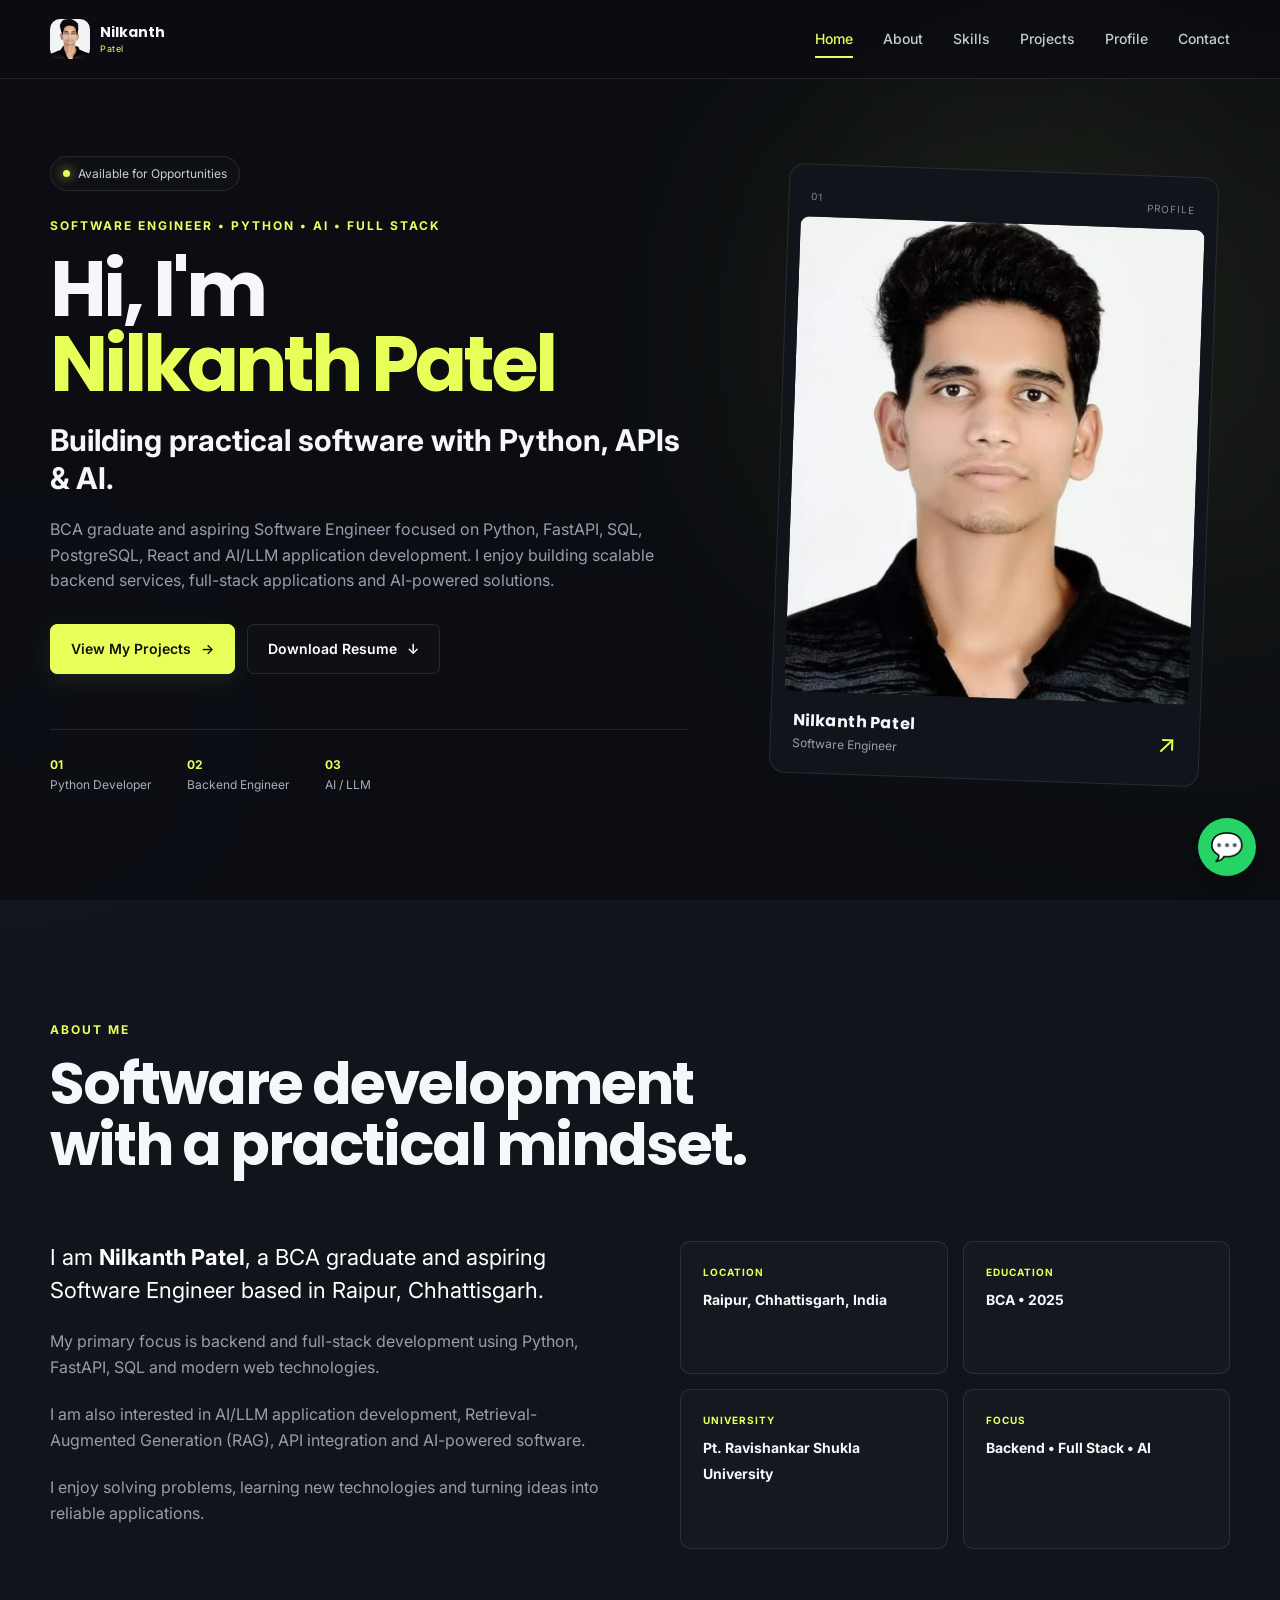
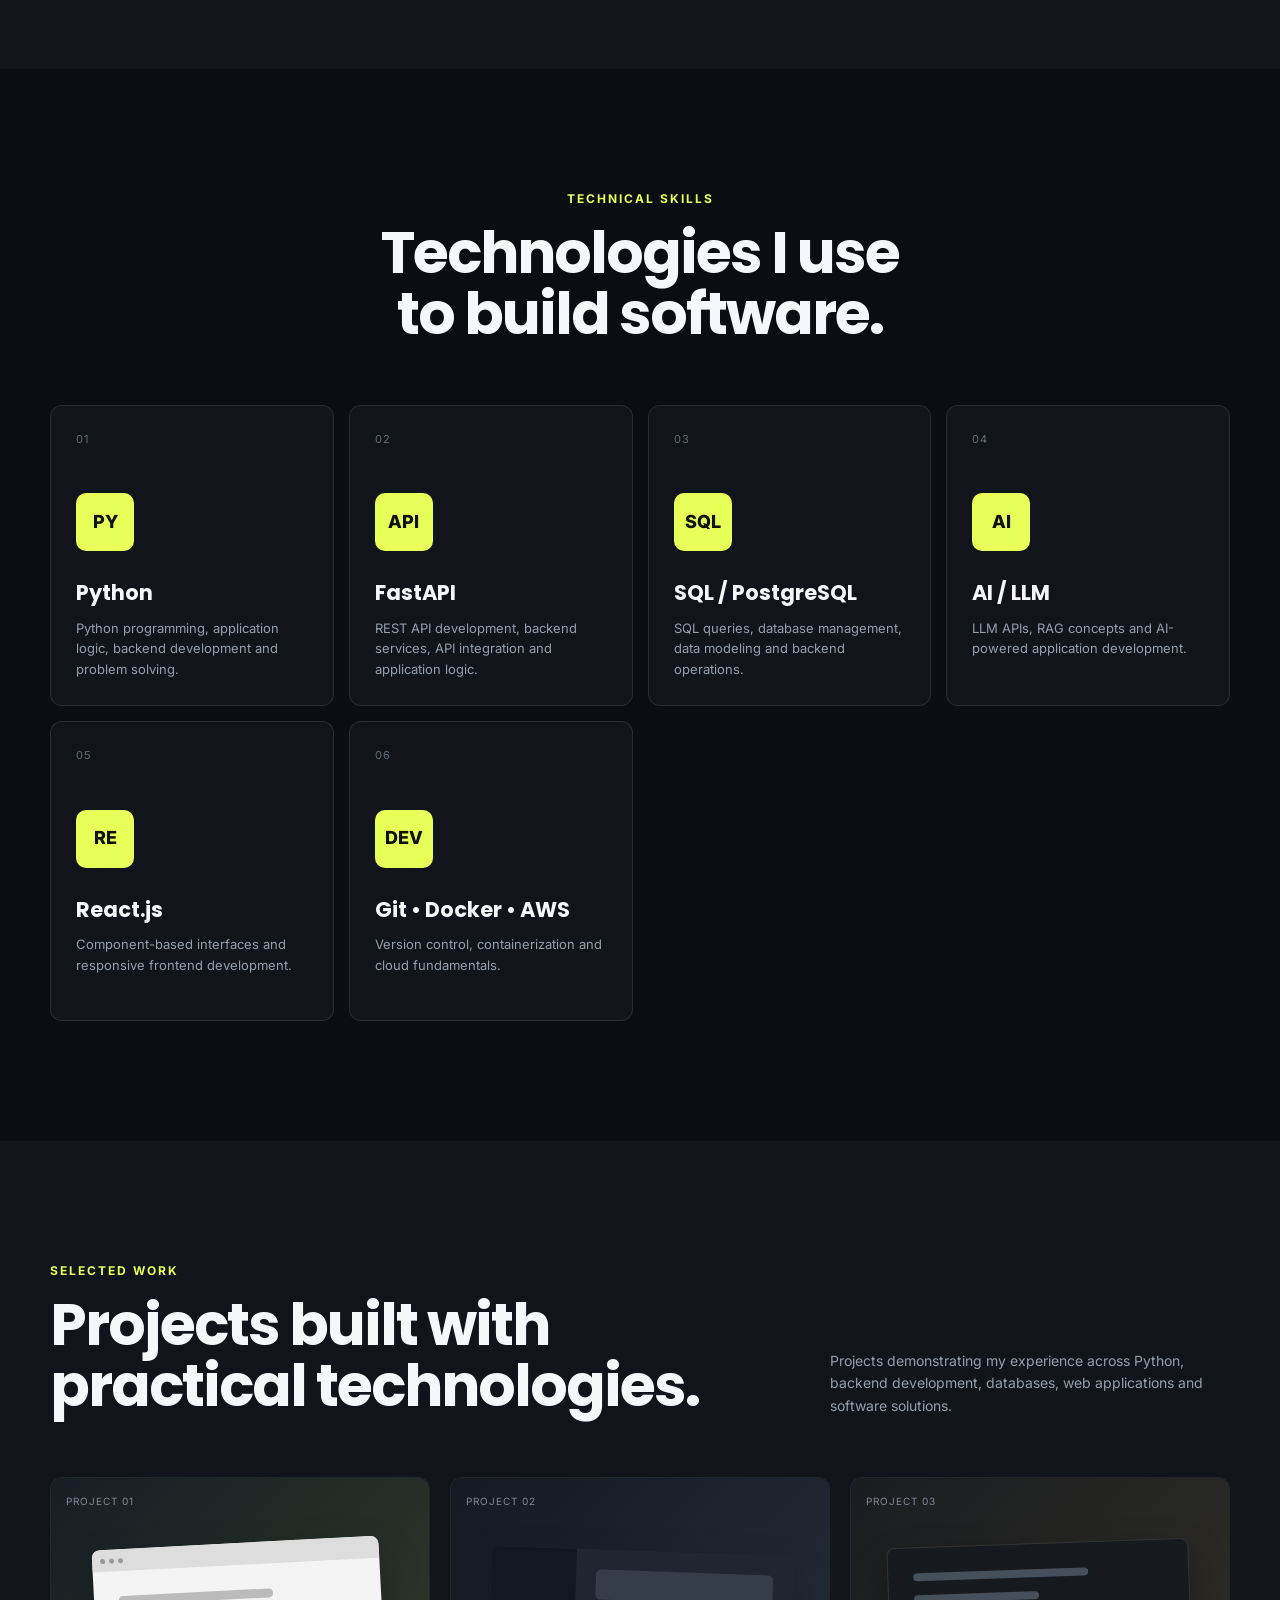
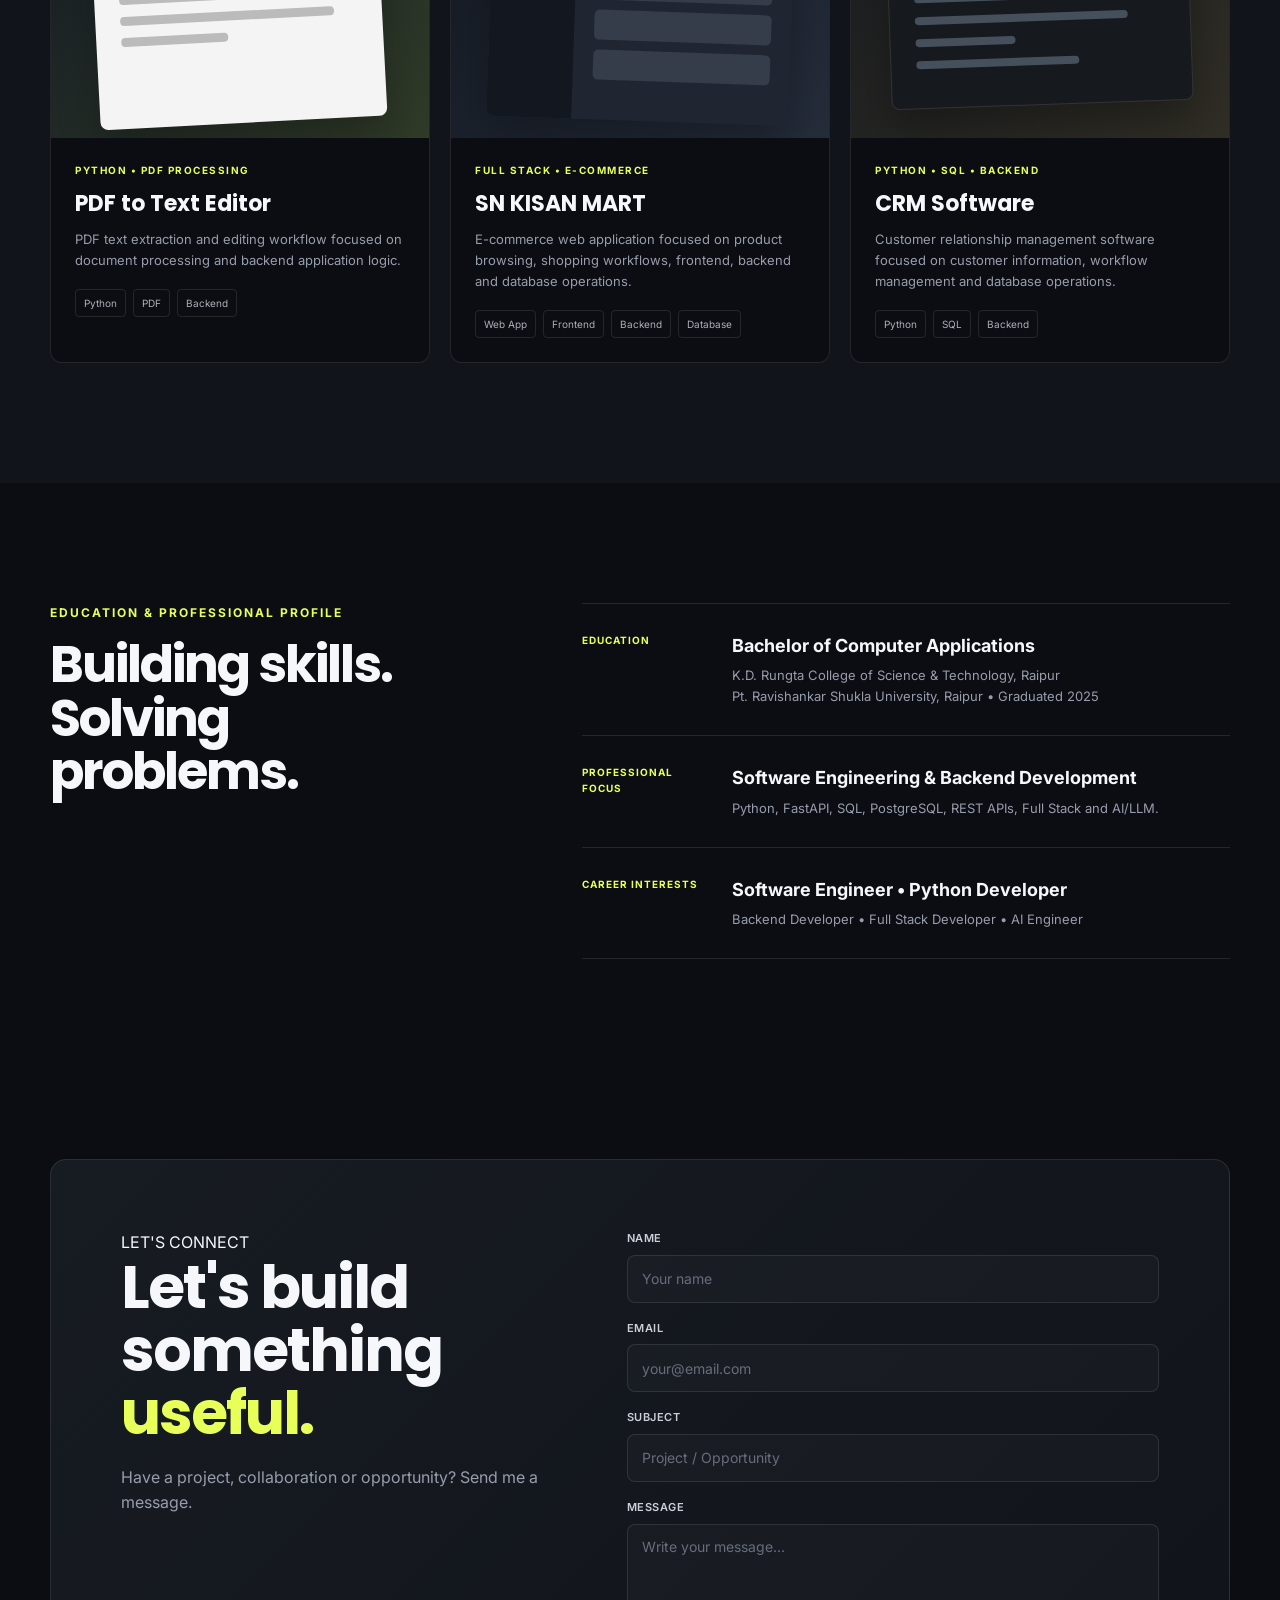
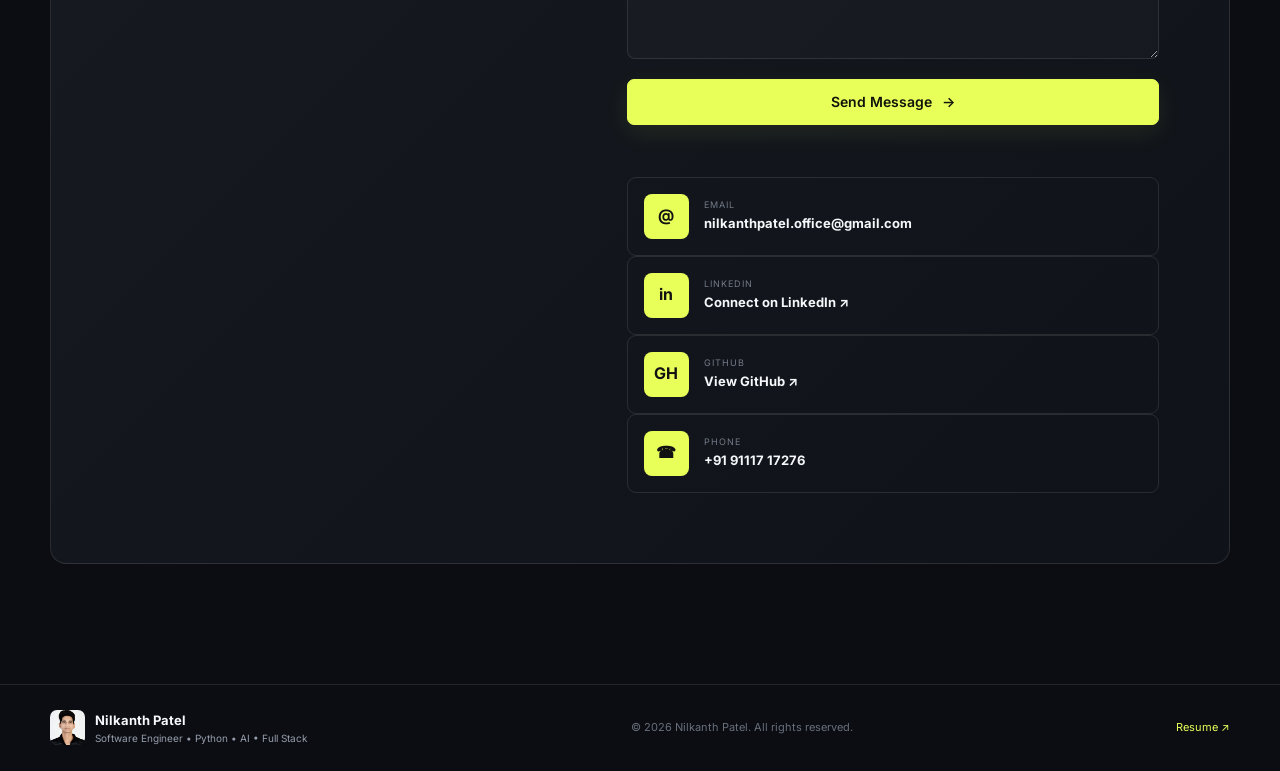
<file: index.html>
<!DOCTYPE html>
<html lang="en">
<head>
    <meta charset="UTF-8">

    <meta
        name="viewport"
        content="width=device-width, initial-scale=1.0"
    >

    <meta
        name="description"
        content="Nilkanth Patel - Software Engineer specializing in Python, FastAPI, SQL, AI/LLM, RAG and Full Stack Development."
    >

    <meta name="author" content="Nilkanth Patel">

    <title>
        Nilkanth Patel | Software Engineer | Python • FastAPI • AI
    </title>

    <link rel="stylesheet" href="style.css">

    <link
        href="https://fonts.googleapis.com/css2?family=Inter:wght@400;500;600;700;800&family=Poppins:wght@500;600;700;800&display=swap"
        rel="stylesheet"
    >
</head>

<body>

<!-- ================= NAVBAR ================= -->

<header class="navbar">

    <div class="container nav-container">

        <a href="#home" class="logo">

            <div class="logo-image">
                <img
                    src="Screenshot_2026-09-07-18-10-45-89_a23b203fd3aafc6dcb84e438dda678b6.jpg"
                    alt="Nilkanth Patel"
                >
            </div>

            <div>
                <span>Nilkanth</span>
                <small>Patel</small>
            </div>

        </a>

        <button
            class="menu-toggle"
            id="menuToggle"
            aria-label="Open navigation menu"
            aria-expanded="false"
        >
            ☰
        </button>

        <nav id="navMenu">
            <a href="#home">Home</a>
            <a href="#about">About</a>
            <a href="#skills">Skills</a>
            <a href="#projects">Projects</a>
            <a href="#profile">Profile</a>
            <a href="#contact">Contact</a>
        </nav>

    </div>

</header>


<!-- ================= HERO ================= -->

<section id="home" class="hero">

    <div class="container hero-container">

        <div class="hero-content">

            <div class="status">
                <span></span>
                Available for Opportunities
            </div>

            <p class="eyebrow">
                SOFTWARE ENGINEER • PYTHON • AI • FULL STACK
            </p>

            <h1>
                Hi, I'm
                <span>Nilkanth Patel</span>
            </h1>

            <h2>
                Building practical software
                with Python, APIs & AI.
            </h2>

            <p class="hero-description">
                BCA graduate and aspiring Software Engineer focused on
                Python, FastAPI, SQL, PostgreSQL, React and AI/LLM
                application development. I enjoy building scalable
                backend services, full-stack applications and
                AI-powered solutions.
            </p>

            <div class="hero-buttons">

                <a
                    href="#projects"
                    class="btn btn-primary"
                >
                    View My Projects
                    <span>→</span>
                </a>

                <a
                    href="Nilkanth_Patel_Software_Engineer_Resume.pdf"
                    class="btn btn-outline"
                    target="_blank"
                    rel="noopener noreferrer"
                >
                    Download Resume
                    <span>↓</span>
                </a>

            </div>

            <div class="quick-info">

                <div>
                    <strong>01</strong>
                    <span>Python Developer</span>
                </div>

                <div>
                    <strong>02</strong>
                    <span>Backend Engineer</span>
                </div>

                <div>
                    <strong>03</strong>
                    <span>AI / LLM</span>
                </div>

            </div>

        </div>


        <div class="hero-image-wrapper">

            <div class="image-glow"></div>

            <div class="profile-card">

                <div class="profile-top">
                    <span>01</span>
                    <span>PROFILE</span>
                </div>

                <img
                    src="Screenshot_2026-09-07-18-10-45-89_a23b203fd3aafc6dcb84e438dda678b6.jpg"
                    alt="Nilkanth Patel - Software Engineer"
                    class="profile-image"
                >

                <div class="profile-bottom">

                    <div>
                        <strong>Nilkanth Patel</strong>
                        <span>Software Engineer</span>
                    </div>

                    <span class="arrow">↗</span>

                </div>

            </div>

        </div>

    </div>

</section>


<!-- ================= ABOUT ================= -->

<section id="about" class="section about">

    <div class="container">

        <div class="section-heading">

            <p>ABOUT ME</p>

            <h2>
                Software development
                <br>
                with a practical mindset.
            </h2>

        </div>

        <div class="about-grid">

            <div class="about-text">

                <p class="large-text">
                    I am <strong>Nilkanth Patel</strong>,
                    a BCA graduate and aspiring Software Engineer
                    based in Raipur, Chhattisgarh.
                </p>

                <p>
                    My primary focus is backend and full-stack
                    development using Python, FastAPI, SQL and
                    modern web technologies.
                </p>

                <p>
                    I am also interested in AI/LLM application
                    development, Retrieval-Augmented Generation
                    (RAG), API integration and AI-powered software.
                </p>

                <p>
                    I enjoy solving problems, learning new
                    technologies and turning ideas into reliable
                    applications.
                </p>

            </div>

            <div class="about-details">

                <div class="detail-box">
                    <span>LOCATION</span>
                    <strong>Raipur, Chhattisgarh, India</strong>
                </div>

                <div class="detail-box">
                    <span>EDUCATION</span>
                    <strong>BCA • 2025</strong>
                </div>

                <div class="detail-box">
                    <span>UNIVERSITY</span>
                    <strong>
                        Pt. Ravishankar Shukla University
                    </strong>
                </div>

                <div class="detail-box">
                    <span>FOCUS</span>
                    <strong>
                        Backend • Full Stack • AI
                    </strong>
                </div>

            </div>

        </div>

    </div>

</section>


<!-- ================= SKILLS ================= -->

<section id="skills" class="section skills-section">

    <div class="container">

        <div class="section-heading center">

            <p>TECHNICAL SKILLS</p>

            <h2>
                Technologies I use
                <br>
                to build software.
            </h2>

        </div>

        <div class="skills-grid">

            <div class="skill-card">
                <div class="skill-number">01</div>
                <div class="skill-icon">PY</div>
                <h3>Python</h3>
                <p>
                    Python programming, application logic,
                    backend development and problem solving.
                </p>
            </div>

            <div class="skill-card">
                <div class="skill-number">02</div>
                <div class="skill-icon">API</div>
                <h3>FastAPI</h3>
                <p>
                    REST API development, backend services,
                    API integration and application logic.
                </p>
            </div>

            <div class="skill-card">
                <div class="skill-number">03</div>
                <div class="skill-icon">SQL</div>
                <h3>SQL / PostgreSQL</h3>
                <p>
                    SQL queries, database management,
                    data modeling and backend operations.
                </p>
            </div>

            <div class="skill-card">
                <div class="skill-number">04</div>
                <div class="skill-icon">AI</div>
                <h3>AI / LLM</h3>
                <p>
                    LLM APIs, RAG concepts and
                    AI-powered application development.
                </p>
            </div>

            <div class="skill-card">
                <div class="skill-number">05</div>
                <div class="skill-icon">RE</div>
                <h3>React.js</h3>
                <p>
                    Component-based interfaces and
                    responsive frontend development.
                </p>
            </div>

            <div class="skill-card">
                <div class="skill-number">06</div>
                <div class="skill-icon">DEV</div>
                <h3>Git • Docker • AWS</h3>
                <p>
                    Version control, containerization
                    and cloud fundamentals.
                </p>
            </div>

        </div>

    </div>

</section>


<!-- ================= PROJECTS ================= -->

<section id="projects" class="section projects-section">

    <div class="container">

        <div class="projects-heading">

            <div class="section-heading">

                <p>SELECTED WORK</p>

                <h2>
                    Projects built with
                    <br>
                    practical technologies.
                </h2>

            </div>

            <p>
                Projects demonstrating my experience across
                Python, backend development, databases,
                web applications and software solutions.
            </p>

        </div>

        <div class="projects-grid">

            <article class="project-card">

                <div class="project-image project-one">

                    <span>PROJECT 01</span>

                    <div class="browser-ui">

                        <div class="browser-bar">
                            <i></i>
                            <i></i>
                            <i></i>
                        </div>

                        <div class="mock-content">
                            <div></div>
                            <div></div>
                            <div></div>
                        </div>

                    </div>

                </div>

                <div class="project-content">

                    <p class="project-type">
                        PYTHON • PDF PROCESSING
                    </p>

                    <h3>
                        PDF to Text Editor
                    </h3>

                    <p>
                        PDF text extraction and editing workflow
                        focused on document processing and
                        backend application logic.
                    </p>

                    <div class="tags">
                        <span>Python</span>
                        <span>PDF</span>
                        <span>Backend</span>
                    </div>

                </div>

            </article>


            <article class="project-card">

                <div class="project-image project-two">

                    <span>PROJECT 02</span>

                    <div class="dashboard-mock">

                        <div class="dash-sidebar"></div>

                        <div class="dash-main">
                            <div class="dash-row"></div>
                            <div class="dash-row"></div>
                            <div class="dash-row"></div>
                        </div>

                    </div>

                </div>

                <div class="project-content">

                    <p class="project-type">
                        FULL STACK • E-COMMERCE
                    </p>

                    <h3>
                        SN KISAN MART
                    </h3>

                    <p>
                        E-commerce web application focused on
                        product browsing, shopping workflows,
                        frontend, backend and database operations.
                    </p>

                    <div class="tags">
                        <span>Web App</span>
                        <span>Frontend</span>
                        <span>Backend</span>
                        <span>Database</span>
                    </div>

                </div>

            </article>


            <article class="project-card">

                <div class="project-image project-three">

                    <span>PROJECT 03</span>

                    <div class="editor-mock">

                        <div class="code-line"></div>
                        <div class="code-line"></div>
                        <div class="code-line"></div>
                        <div class="code-line"></div>
                        <div class="code-line"></div>

                    </div>

                </div>

                <div class="project-content">

                    <p class="project-type">
                        PYTHON • SQL • BACKEND
                    </p>

                    <h3>
                        CRM Software
                    </h3>

                    <p>
                        Customer relationship management software
                        focused on customer information, workflow
                        management and database operations.
                    </p>

                    <div class="tags">
                        <span>Python</span>
                        <span>SQL</span>
                        <span>Backend</span>
                    </div>

                </div>

            </article>

        </div>

    </div>

</section>


<!-- ================= PROFILE ================= -->

<section id="profile" class="section profile-section">

    <div class="container">

        <div class="profile-grid">

            <div>

                <p class="eyebrow">
                    EDUCATION & PROFESSIONAL PROFILE
                </p>

                <h2>
                    Building skills.
                    <br>
                    Solving problems.
                </h2>

            </div>

            <div class="profile-list">

                <div class="profile-item">

                    <span>EDUCATION</span>

                    <div>

                        <h3>
                            Bachelor of Computer Applications
                        </h3>

                        <p>
                            K.D. Rungta College of Science &
                            Technology, Raipur
                        </p>

                        <p>
                            Pt. Ravishankar Shukla University,
                            Raipur • Graduated 2025
                        </p>

                    </div>

                </div>

                <div class="profile-item">

                    <span>PROFESSIONAL FOCUS</span>

                    <div>

                        <h3>
                            Software Engineering & Backend Development
                        </h3>

                        <p>
                            Python, FastAPI, SQL, PostgreSQL,
                            REST APIs, Full Stack and AI/LLM.
                        </p>

                    </div>

                </div>

                <div class="profile-item">

                    <span>CAREER INTERESTS</span>

                    <div>

                        <h3>
                            Software Engineer • Python Developer
                        </h3>

                        <p>
                            Backend Developer • Full Stack Developer
                            • AI Engineer
                        </p>

                    </div>

                </div>

            </div>

        </div>

    </div>

</section>


<!-- ================= CONTACT ================= -->

<section id="contact" class="section contact-section">

    <div class="container">

        <div class="contact-box">

            <div class="contact-heading">

                <p>LET'S CONNECT</p>

                <h2>
                    Let's build something
                    <span>useful.</span>
                </h2>

                <p>
                    Have a project, collaboration or opportunity?
                    Send me a message.
                </p>

            </div>


            <div class="contact-details">

                <form
                    id="contactForm"
                    class="contact-form"
                >

                    <div class="form-group">

                        <label for="name">
                            NAME
                        </label>

                        <input
                            type="text"
                            id="name"
                            name="name"
                            placeholder="Your name"
                            required
                        >

                    </div>


                    <div class="form-group">

                        <label for="email">
                            EMAIL
                        </label>

                        <input
                            type="email"
                            id="email"
                            name="email"
                            placeholder="your@email.com"
                            required
                        >

                    </div>


                    <div class="form-group">

                        <label for="subject">
                            SUBJECT
                        </label>

                        <input
                            type="text"
                            id="subject"
                            name="subject"
                            placeholder="Project / Opportunity"
                        >

                    </div>


                    <div class="form-group">

                        <label for="message">
                            MESSAGE
                        </label>

                        <textarea
                            id="message"
                            name="message"
                            rows="5"
                            placeholder="Write your message..."
                            required
                        ></textarea>

                    </div>


                    <button
                        type="submit"
                        class="btn btn-primary"
                        id="submitBtn"
                    >
                        Send Message
                        <span>→</span>
                    </button>


                    <p
                        id="formMessage"
                        class="form-message"
                    ></p>

                </form>


                <div class="social-links">

                    <a
                        href="mailto:nilkanthpatel.office@gmail.com"
                        class="contact-item"
                    >
                        <span class="contact-icon">@</span>

                        <div>
                            <small>EMAIL</small>
                            <strong>
                                nilkanthpatel.office@gmail.com
                            </strong>
                        </div>
                    </a>


                    <a
                        href="https://www.linkedin.com/in/nilkanth-patel-softwaredevloper"
                        target="_blank"
                        rel="noopener noreferrer"
                        class="contact-item"
                    >
                        <span class="contact-icon">in</span>

                        <div>
                            <small>LINKEDIN</small>
                            <strong>
                                Connect on LinkedIn ↗
                            </strong>
                        </div>
                    </a>


                    <a
                        href="https://github.com/36codehub-gif/nilkanth-portfolio"
                        target="_blank"
                        rel="noopener noreferrer"
                        class="contact-item"
                    >
                        <span class="contact-icon">GH</span>

                        <div>
                            <small>GITHUB</small>
                            <strong>
                                View GitHub ↗
                            </strong>
                        </div>
                    </a>


                    <a
                        href="tel:+919111717276"
                        class="contact-item"
                    >
                        <span class="contact-icon">☎</span>

                        <div>
                            <small>PHONE</small>
                            <strong>
                                +91 91117 17276
                            </strong>
                        </div>
                    </a>

                </div>

            </div>

        </div>

    </div>

</section>


<!-- ================= FOOTER ================= -->

<footer>

    <div class="container footer-container">

        <div class="footer-logo">

            <img
                src="Screenshot_2026-09-07-18-10-45-89_a23b203fd3aafc6dcb84e438dda678b6.jpg"
                alt="Nilkanth Patel"
            >

            <div>

                <strong>
                    Nilkanth Patel
                </strong>

                <span>
                    Software Engineer • Python • AI • Full Stack
                </span>

            </div>

        </div>


        <p>
            © <span id="year"></span>
            Nilkanth Patel. All rights reserved.
        </p>


        <a
            href="resume/Nilkanth-Patel-Resume.pdf"
            target="_blank"
            rel="noopener noreferrer"
            class="back-top"
        >
            Resume ↗
        </a>

    </div>

</footer>


<script src="script.js"></script>
    <!-- WhatsApp Floating Button -->
<a
  href="https://wa.me/919111717276?text=Hello%20Nilkanth%2C%20I%20visited%20your%20portfolio%20and%20would%20like%20to%20connect."
  class="whatsapp-float"
  target="_blank"
  rel="noopener noreferrer"
  aria-label="Chat with Nilkanth on WhatsApp"
>
  <span>💬</span>
</a>

</body>
</html>
</file>
<file: style.css>
:root {
    --bg: #0b0d12;
    --surface: #11141b;
    --surface-2: #171b23;
    --text: #f5f7fa;
    --muted: #969eac;
    --border: rgba(255, 255, 255, 0.1);

    --accent: #e8ff5a;
    --accent-dark: #c9df35;

    --success: #65e6a5;
    --danger: #ff7070;

    --max-width: 1180px;
}


/* ==================================================
   RESET
================================================== */

* {
    margin: 0;
    padding: 0;
    box-sizing: border-box;
}

html {
    scroll-behavior: smooth;
    scroll-padding-top: 90px;
}

body {
    font-family: "Inter", sans-serif;
    background: var(--bg);
    color: var(--text);
    line-height: 1.6;
    overflow-x: hidden;
}

body,
button,
input,
textarea {
    -webkit-font-smoothing: antialiased;
}

a {
    color: inherit;
    text-decoration: none;
}

img {
    max-width: 100%;
    display: block;
}

button,
input,
textarea {
    font-family: inherit;
}

button {
    cursor: pointer;
}

button:disabled {
    cursor: not-allowed;
    opacity: 0.6;
}


/* ==================================================
   SELECTION
================================================== */

::selection {
    background: var(--accent);
    color: #10130a;
}


/* ==================================================
   SCROLLBAR
================================================== */

::-webkit-scrollbar {
    width: 8px;
}

::-webkit-scrollbar-track {
    background: var(--bg);
}

::-webkit-scrollbar-thumb {
    background: #303641;
    border-radius: 20px;
}

::-webkit-scrollbar-thumb:hover {
    background: var(--accent);
}


/* ==================================================
   CONTAINER
================================================== */

.container {
    width: min(
        calc(100% - 40px),
        var(--max-width)
    );

    margin: 0 auto;
}


/* ==================================================
   NAVBAR
================================================== */

.navbar {
    position: fixed;
    top: 0;
    left: 0;

    width: 100%;

    z-index: 1000;

    background:
        rgba(11, 13, 18, 0.82);

    backdrop-filter: blur(18px);
    -webkit-backdrop-filter: blur(18px);

    border-bottom:
        1px solid var(--border);
}

.nav-container {
    height: 78px;

    display: flex;
    align-items: center;
    justify-content: space-between;
}

.logo {
    display: flex;
    align-items: center;

    gap: 10px;
}

.logo-image {
    width: 40px;
    height: 40px;

    border-radius: 10px;

    overflow: hidden;

    background: var(--accent);
}

.logo-image img {
    width: 100%;
    height: 100%;

    object-fit: cover;
}

.logo > div:last-child {
    display: flex;
    flex-direction: column;

    line-height: 1;
}

.logo span {
    font-family: "Poppins", sans-serif;

    font-weight: 700;

    font-size: 14px;
}

.logo small {
    color: var(--accent);

    margin-top: 5px;

    font-size: 9px;

    letter-spacing: 0.5px;
}

nav {
    display: flex;
    align-items: center;

    gap: 30px;
}

nav a {
    position: relative;

    color: #c5cad3;

    font-size: 14px;
    font-weight: 500;

    padding: 8px 0;

    transition:
        color 0.3s ease;
}

nav a::after {
    content: "";

    position: absolute;

    left: 0;
    bottom: 0;

    width: 0;
    height: 2px;

    background: var(--accent);

    transition:
        width 0.3s ease;
}

nav a:hover,
nav a.active {
    color: var(--accent);
}

nav a:hover::after,
nav a.active::after {
    width: 100%;
}

.menu-toggle {
    display: none;

    width: 42px;
    height: 42px;

    border: 1px solid var(--border);

    border-radius: 8px;

    background: transparent;

    color: white;

    font-size: 22px;

    cursor: pointer;

    transition: 0.3s;
}

.menu-toggle:hover {
    color: var(--accent);
    border-color: var(--accent);
}


/* ==================================================
   HERO
================================================== */

.hero {
    min-height: 100vh;

    padding-top: 150px;
    padding-bottom: 100px;

    display: flex;
    align-items: center;

    position: relative;
}

.hero::before {
    content: "";

    position: absolute;

    width: 500px;
    height: 500px;

    background: var(--accent);

    filter: blur(180px);

    opacity: 0.06;

    right: -150px;
    top: 100px;

    pointer-events: none;
}

.hero::after {
    content: "";

    position: absolute;

    width: 350px;
    height: 350px;

    background: #6b7cff;

    filter: blur(180px);

    opacity: 0.035;

    left: -150px;
    bottom: 0;

    pointer-events: none;
}

.hero-container {
    display: grid;

    grid-template-columns:
        1.15fr 0.85fr;

    gap: 70px;

    align-items: center;

    position: relative;

    z-index: 1;
}

.status {
    display: inline-flex;

    align-items: center;

    gap: 8px;

    padding: 7px 12px;

    border:
        1px solid var(--border);

    border-radius: 50px;

    color: #c8cdd6;

    font-size: 12px;

    margin-bottom: 25px;

    background:
        rgba(255, 255, 255, 0.015);
}

.status span {
    width: 7px;
    height: 7px;

    background: var(--accent);

    border-radius: 50%;

    box-shadow:
        0 0 12px var(--accent);
}

.eyebrow {
    color: var(--accent);

    font-size: 12px;

    font-weight: 700;

    letter-spacing: 2px;

    margin-bottom: 16px;
}

.hero h1 {
    font-family: "Poppins", sans-serif;

    font-size:
        clamp(45px, 6vw, 82px);

    line-height: 0.98;

    letter-spacing: -4px;

    margin-bottom: 20px;
}

.hero h1 span {
    display: block;

    color: var(--accent);
}

.hero h2 {
    font-size:
        clamp(20px, 2.5vw, 30px);

    max-width: 650px;

    line-height: 1.25;

    margin-bottom: 20px;
}

.hero-description {
    max-width: 650px;

    color: var(--muted);

    font-size: 16px;

    margin-bottom: 30px;
}

.hero-buttons {
    display: flex;

    flex-wrap: wrap;

    gap: 12px;
}

.btn {
    display: inline-flex;

    align-items: center;
    justify-content: center;

    gap: 10px;

    min-height: 46px;

    padding: 13px 20px;

    border-radius: 7px;

    font-size: 14px;

    font-weight: 600;

    transition:
        transform 0.3s ease,
        background 0.3s ease,
        border-color 0.3s ease,
        color 0.3s ease,
        box-shadow 0.3s ease;
}

.btn:hover {
    transform: translateY(-3px);
}

.btn-primary,
.btn.primary {
    background: var(--accent);

    color: #10130a;

    border: 1px solid var(--accent);

    box-shadow:
        0 8px 25px rgba(232, 255, 90, 0.08);
}

.btn-primary:hover,
.btn.primary:hover {
    background: var(--accent-dark);

    border-color: var(--accent-dark);

    box-shadow:
        0 12px 30px rgba(232, 255, 90, 0.13);
}

.btn-outline {
    border:
        1px solid var(--border);

    color: white;

    background:
        rgba(255, 255, 255, 0.015);
}

.btn-outline:hover {
    border-color: var(--accent);

    color: var(--accent);

    background:
        rgba(232, 255, 90, 0.03);
}

.quick-info {
    display: flex;

    gap: 35px;

    margin-top: 55px;

    padding-top: 25px;

    border-top:
        1px solid var(--border);
}

.quick-info div {
    display: flex;

    flex-direction: column;
}

.quick-info strong {
    color: var(--accent);

    font-size: 12px;
}

.quick-info span {
    color: #a8aeb8;

    font-size: 12px;
}


/* ==================================================
   HERO IMAGE
================================================== */

.hero-image-wrapper {
    position: relative;

    display: flex;

    justify-content: center;
}

.image-glow {
    position: absolute;

    width: 320px;
    height: 320px;

    background: var(--accent);

    filter: blur(130px);

    opacity: 0.09;
}

.profile-card {
    width: min(100%, 430px);

    padding: 12px;

    background: var(--surface);

    border:
        1px solid var(--border);

    border-radius: 16px;

    position: relative;

    transform:
        rotate(2deg);

    transition:
        transform 0.5s ease,
        border-color 0.3s ease,
        box-shadow 0.3s ease;
}

.profile-card:hover {
    transform:
        rotate(0deg)
        translateY(-8px);

    border-color:
        rgba(232, 255, 90, 0.3);

    box-shadow:
        0 25px 70px rgba(0, 0, 0, 0.35);
}

.profile-top {
    display: flex;

    justify-content: space-between;

    padding: 12px 10px;

    color: #7e8795;

    font-size: 10px;

    letter-spacing: 1px;
}

.profile-image {
    width: 100%;

    aspect-ratio: 0.85;

    object-fit: cover;

    border-radius: 9px;

    background: #20252d;
}

.profile-bottom {
    display: flex;

    justify-content: space-between;

    align-items: center;

    padding: 16px 10px 8px;
}

.profile-bottom div {
    display: flex;

    flex-direction: column;
}

.profile-bottom strong {
    font-family: "Poppins", sans-serif;
}

.profile-bottom span {
    color: var(--muted);

    font-size: 12px;
}

.profile-bottom .arrow {
    color: var(--accent);

    font-size: 25px;
}


/* ==================================================
   SECTIONS
================================================== */

.section {
    padding: 120px 0;

    scroll-margin-top: 80px;
}

.section-heading p {
    color: var(--accent);

    font-size: 12px;

    font-weight: 700;

    letter-spacing: 2px;

    margin-bottom: 15px;
}

.section-heading h2 {
    font-family: "Poppins", sans-serif;

    font-size:
        clamp(35px, 5vw, 58px);

    line-height: 1.05;

    letter-spacing: -2px;
}

.section-heading.center {
    text-align: center;
}


/* ==================================================
   ABOUT
================================================== */

.about {
    background: var(--surface);
}

.about-grid {
    margin-top: 65px;

    display: grid;

    grid-template-columns:
        1fr 1fr;

    gap: 80px;
}

.about-text {
    color: var(--muted);
}

.about-text p {
    margin-bottom: 22px;
}

.about-text .large-text {
    color: white;

    font-size: 22px;

    line-height: 1.5;
}

.about-details {
    display: grid;

    grid-template-columns: 1fr 1fr;

    gap: 15px;
}

.detail-box {
    padding: 22px;

    border:
        1px solid var(--border);

    border-radius: 10px;

    background:
        rgba(255, 255, 255, 0.02);

    transition:
        transform 0.3s ease,
        border-color 0.3s ease;
}

.detail-box:hover {
    transform: translateY(-4px);

    border-color:
        rgba(232, 255, 90, 0.3);
}

.detail-box span {
    display: block;

    color: var(--accent);

    font-size: 10px;

    font-weight: 700;

    letter-spacing: 1px;

    margin-bottom: 7px;
}

.detail-box strong {
    font-size: 14px;
}


/* ==================================================
   SKILLS
================================================== */

.skills-grid {
    margin-top: 60px;

    display: grid;

    grid-template-columns:
        repeat(4, 1fr);

    gap: 15px;
}

.skill-card {
    min-height: 300px;

    padding: 25px;

    border:
        1px solid var(--border);

    border-radius: 12px;

    background: var(--surface);

    transition:
        transform 0.3s ease,
        border-color 0.3s ease,
        box-shadow 0.3s ease;
}

.skill-card:hover {
    transform: translateY(-7px);

    border-color:
        rgba(232, 255, 90, 0.5);

    box-shadow:
        0 18px 45px rgba(0, 0, 0, 0.2);
}

.skill-number {
    color: #626a77;

    font-size: 11px;

    letter-spacing: 1px;
}

.skill-icon {
    margin-top: 45px;

    width: 58px;
    height: 58px;

    display: grid;

    place-items: center;

    border-radius: 10px;

    background: var(--accent);

    color: #10130a;

    font-weight: 800;

    font-size: 18px;
}

.skill-card h3 {
    margin-top: 25px;

    font-family: "Poppins", sans-serif;

    font-size: 21px;
}

.skill-card p {
    color: var(--muted);

    font-size: 13px;

    margin-top: 8px;
}


/* ==================================================
   PROJECTS
================================================== */

.projects-section {
    background: var(--surface);
}

.projects-heading {
    display: flex;

    justify-content: space-between;

    align-items: flex-end;

    gap: 40px;
}

.projects-heading > p {
    max-width: 400px;

    color: var(--muted);

    font-size: 14px;
}

.projects-grid {
    margin-top: 60px;

    display: grid;

    grid-template-columns:
        repeat(3, 1fr);

    gap: 20px;
}

.project-card {
    overflow: hidden;

    border:
        1px solid var(--border);

    border-radius: 12px;

    background: var(--bg);

    transition:
        transform 0.3s ease,
        border-color 0.3s ease,
        box-shadow 0.3s ease;
}

.project-card:hover {
    transform: translateY(-7px);

    border-color:
        rgba(232, 255, 90, 0.35);

    box-shadow:
        0 20px 50px rgba(0, 0, 0, 0.25);
}

.project-image {
    height: 260px;

    padding: 20px;

    position: relative;

    overflow: hidden;
}

.project-image > span {
    position: absolute;

    top: 15px;
    left: 15px;

    font-size: 10px;

    color: #818895;

    letter-spacing: 1px;
}

.project-one {
    background:
        linear-gradient(
            135deg,
            #171d25,
            #303b28
        );
}

.project-two {
    background:
        linear-gradient(
            135deg,
            #141922,
            #252d3b
        );
}

.project-three {
    background:
        linear-gradient(
            135deg,
            #1a1c20,
            #302e25
        );
}


/* ==================================================
   BROWSER MOCK
================================================== */

.browser-ui {
    position: absolute;

    left: 12%;
    right: 12%;
    top: 25%;

    height: 180px;

    background: #f4f4f4;

    border-radius: 8px;

    transform:
        rotate(-3deg);

    overflow: hidden;

    box-shadow:
        0 20px 40px rgba(0, 0, 0, 0.25);
}

.browser-bar {
    height: 22px;

    background: #ddd;

    display: flex;

    align-items: center;

    gap: 4px;

    padding-left: 8px;
}

.browser-bar i {
    width: 5px;
    height: 5px;

    background: #999;

    border-radius: 50%;
}

.mock-content {
    padding: 25px;
}

.mock-content div {
    height: 9px;

    background: #bbb;

    margin-bottom: 12px;

    border-radius: 4px;
}

.mock-content div:first-child {
    width: 65%;
}

.mock-content div:nth-child(2) {
    width: 90%;
}

.mock-content div:nth-child(3) {
    width: 45%;
}


/* ==================================================
   DASHBOARD MOCK
================================================== */

.dashboard-mock {
    position: absolute;

    left: 10%;
    right: 10%;
    top: 28%;

    height: 170px;

    background: #202631;

    border-radius: 8px;

    display: flex;

    overflow: hidden;

    transform: rotate(2deg);

    box-shadow:
        0 20px 40px rgba(0, 0, 0, 0.25);
}

.dash-sidebar {
    width: 28%;

    background: #121720;
}

.dash-main {
    flex: 1;

    padding: 20px;
}

.dash-row {
    height: 30px;

    margin-bottom: 10px;

    border-radius: 5px;

    background: #353d4b;
}


/* ==================================================
   CODE MOCK
================================================== */

.editor-mock {
    position: absolute;

    left: 10%;
    right: 10%;
    top: 25%;

    padding: 25px;

    background: #16191e;

    border-radius: 8px;

    transform: rotate(-2deg);

    border:
        1px solid #333;

    box-shadow:
        0 20px 40px rgba(0, 0, 0, 0.3);
}

.code-line {
    height: 8px;

    margin-bottom: 14px;

    border-radius: 4px;

    background: #46505d;
}

.code-line:nth-child(1) {
    width: 70%;
}

.code-line:nth-child(2) {
    width: 50%;
}

.code-line:nth-child(3) {
    width: 85%;
}

.code-line:nth-child(4) {
    width: 40%;
}

.code-line:nth-child(5) {
    width: 65%;
}


/* ==================================================
   PROJECT CONTENT
================================================== */

.project-content {
    padding: 24px;
}

.project-type {
    color: var(--accent);

    font-size: 10px;

    font-weight: 700;

    letter-spacing: 1.5px;
}

.project-content h3 {
    font-family: "Poppins", sans-serif;

    margin-top: 8px;

    font-size: 22px;
}

.project-content > p:not(.project-type) {
    color: var(--muted);

    font-size: 13px;

    margin-top: 8px;
}

.tags {
    display: flex;

    flex-wrap: wrap;

    gap: 7px;

    margin-top: 18px;
}

.tags span {
    padding: 5px 8px;

    border:
        1px solid var(--border);

    border-radius: 4px;

    color: #aab0ba;

    font-size: 10px;

    transition:
        border-color 0.3s ease,
        color 0.3s ease;
}

.project-card:hover .tags span {
    border-color:
        rgba(232, 255, 90, 0.2);
}


/* ==================================================
   PROFILE
================================================== */

.profile-section {
    background: var(--bg);
}

.profile-grid {
    display: grid;

    grid-template-columns:
        0.8fr 1.2fr;

    gap: 100px;
}

.profile-grid h2 {
    font-family: "Poppins", sans-serif;

    font-size:
        clamp(32px, 4vw, 52px);

    line-height: 1.05;

    letter-spacing: -2px;
}

.profile-list {
    border-top:
        1px solid var(--border);
}

.profile-item {
    display: grid;

    grid-template-columns:
        130px 1fr;

    gap: 20px;

    padding: 28px 0;

    border-bottom:
        1px solid var(--border);
}

.profile-item > span {
    color: var(--accent);

    font-size: 10px;

    font-weight: 700;

    letter-spacing: 1px;
}

.profile-item h3 {
    font-size: 18px;

    margin-bottom: 5px;
}

.profile-item p {
    color: var(--muted);

    font-size: 13px;
}


/* ==================================================
   CONTACT
================================================== */

.contact-section {
    padding-top: 80px;
}

.contact-box {
    padding: 70px;

    border:
        1px solid var(--border);

    border-radius: 16px;

    background:
        linear-gradient(
            135deg,
            #171c22,
            #0f1218
        );

    display: grid;

    grid-template-columns:
        0.9fr 1.1fr;

    gap: 70px;
}

.contact-heading h2 {
    font-family: "Poppins", sans-serif;

    font-size:
        clamp(35px, 5vw, 60px);

    line-height: 1.05;

    letter-spacing: -2px;
}

.contact-heading h2 span {
    color: var(--accent);
}

.contact-heading > p:last-child {
    color: var(--muted);

    margin-top: 20px;

    max-width: 480px;
}


/* ==================================================
   CONTACT DETAILS
================================================== */

.contact-details {
    display: flex;

    flex-direction: column;

    justify-content: center;

    gap: 15px;
}

.contact-item {
    display: flex;

    align-items: center;

    gap: 15px;

    padding: 16px;

    border:
        1px solid var(--border);

    border-radius: 9px;

    transition:
        0.3s ease;
}

.contact-item:hover {
    border-color: var(--accent);

    transform: translateX(5px);

    background:
        rgba(232, 255, 90, 0.025);
}

.contact-icon {
    width: 45px;
    height: 45px;

    flex-shrink: 0;

    display: grid;

    place-items: center;

    border-radius: 8px;

    background: var(--accent);

    color: #111;

    font-weight: 700;
}

.contact-item div {
    display: flex;

    flex-direction: column;
}

.contact-item small {
    color: #737b88;

    font-size: 9px;

    letter-spacing: 1px;
}

.contact-item strong {
    font-size: 13px;

    word-break: break-word;
}


/* ==================================================
   CONTACT FORM
================================================== */

.contact-form {
    display: flex;

    flex-direction: column;

    gap: 17px;
}

.form-group {
    display: flex;

    flex-direction: column;

    gap: 7px;
}

.form-group label {
    color: #cbd0d8;

    font-size: 11px;

    font-weight: 600;

    letter-spacing: 0.5px;
}

.form-group input,
.form-group textarea {
    width: 100%;

    border:
        1px solid var(--border);

    border-radius: 8px;

    outline: none;

    background:
        rgba(255, 255, 255, 0.025);

    color: var(--text);

    font-size: 14px;

    padding: 13px 14px;

    transition:
        border-color 0.3s ease,
        background 0.3s ease,
        box-shadow 0.3s ease;
}

.form-group input {
    height: 48px;
}

.form-group textarea {
    min-height: 135px;

    resize: vertical;
}

.form-group input::placeholder,
.form-group textarea::placeholder {
    color: #666e7b;
}

.form-group input:focus,
.form-group textarea:focus {
    border-color: var(--accent);

    background:
        rgba(232, 255, 90, 0.025);

    box-shadow:
        0 0 0 3px rgba(232, 255, 90, 0.06);
}

.contact-form .btn {
    margin-top: 3px;

    width: 100%;
}

.form-message {
    min-height: 20px;

    font-size: 12px;

    line-height: 1.5;
}

.form-message.success {
    color: var(--success);
}

.form-message.error {
    color: var(--danger);
}


/* ==================================================
   FOOTER
================================================== */

footer {
    border-top:
        1px solid var(--border);

    padding: 25px 0;
}

.footer-container {
    display: flex;

    justify-content: space-between;

    align-items: center;

    gap: 20px;
}

.footer-logo {
    display: flex;

    align-items: center;

    gap: 10px;
}

.footer-logo img {
    width: 35px;
    height: 35px;

    border-radius: 7px;

    object-fit: cover;
}

.footer-logo div {
    display: flex;

    flex-direction: column;
}

.footer-logo strong {
    font-size: 13px;
}

.footer-logo span {
    color: var(--muted);

    font-size: 10px;
}

footer p {
    color: #686f7b;

    font-size: 11px;
}

.back-top {
    color: var(--accent);

    font-size: 11px;

    transition: 0.3s;
}

.back-top:hover {
    color: white;
}


/* ==================================================
   FOCUS ACCESSIBILITY
================================================== */

a:focus-visible,
button:focus-visible,
input:focus-visible,
textarea:focus-visible {
    outline:
        2px solid var(--accent);

    outline-offset: 3px;
}


/* ==================================================
   SCROLL REVEAL
================================================== */

.reveal {
    opacity: 0;

    transform:
        translateY(25px);

    transition:
        opacity 0.7s ease,
        transform 0.7s ease;
}

.reveal.show {
    opacity: 1;

    transform:
        translateY(0);
}


/* ==================================================
   TABLET
================================================== */

@media (max-width: 950px) {

    .hero-container {
        grid-template-columns: 1fr;

        text-align: center;
    }

    .hero-content {
        display: flex;

        flex-direction: column;

        align-items: center;
    }

    .hero-image-wrapper {
        order: -1;
    }

    .profile-card {
        max-width: 360px;
    }

    .skills-grid {
        grid-template-columns:
            repeat(2, 1fr);
    }

    .projects-grid {
        grid-template-columns: 1fr;
    }

    .profile-grid {
        grid-template-columns: 1fr;

        gap: 50px;
    }

    .contact-box {
        grid-template-columns: 1fr;

        padding: 45px;
    }
}


/* ==================================================
   MOBILE
================================================== */

@media (max-width: 700px) {

    .container {
        width: min(
            calc(100% - 28px),
            var(--max-width)
        );
    }

    .nav-container {
        height: 68px;
    }

    .menu-toggle {
        display: grid;

        place-items: center;
    }

    nav {
        position: absolute;

        top: 68px;

        left: 14px;
        right: 14px;

        display: none;

        flex-direction: column;

        align-items: stretch;

        gap: 0;

        background:
            rgba(21, 25, 32, 0.98);

        border:
            1px solid var(--border);

        border-radius: 10px;

        overflow: hidden;

        box-shadow:
            0 20px 50px rgba(0, 0, 0, 0.35);
    }

    nav.active {
        display: flex;
    }

    nav a {
        padding: 14px 16px;

        border-bottom:
            1px solid var(--border);
    }

    nav a:last-child {
        border-bottom: 0;
    }

    nav a::after {
        display: none;
    }

    nav a.active {
        background:
            rgba(232, 255, 90, 0.05);
    }

    .hero {
        padding-top: 115px;

        padding-bottom: 70px;
    }

    .hero h1 {
        letter-spacing: -2px;
    }

    .hero-description {
        font-size: 14px;
    }

    .hero-buttons {
        justify-content: center;

        width: 100%;
    }

    .btn {
        padding: 12px 17px;

        font-size: 13px;
    }

    .quick-info {
        gap: 15px;

        justify-content: center;

        flex-wrap: wrap;
    }

    .section {
        padding: 80px 0;
    }

    .section-heading h2 {
        letter-spacing: -1px;
    }

    .about-grid {
        grid-template-columns: 1fr;

        gap: 40px;
    }

    .about-details {
        grid-template-columns: 1fr;
    }

    .skills-grid {
        grid-template-columns: 1fr;
    }

    .skill-card {
        min-height: auto;
    }

    .projects-heading {
        flex-direction: column;

        align-items: flex-start;
    }

    .project-image {
        height: 230px;
    }

    .profile-item {
        grid-template-columns: 1fr;

        gap: 8px;
    }

    .contact-box {
        padding: 30px 20px;

        gap: 40px;
    }

    .contact-heading h2 {
        letter-spacing: -1px;
    }

    .contact-item {
        padding: 13px;
    }

    .contact-item strong {
        font-size: 12px;
    }

    .footer-container {
        flex-direction: column;

        text-align: center;
    }

    .footer-logo {
        justify-content: center;
    }
}


/* ==================================================
   SMALL MOBILE
================================================== */

@media (max-width: 420px) {

    .container {
        width: calc(100% - 24px);
    }

    .logo span {
        font-size: 12px;
    }

    .logo small {
        font-size: 8px;
    }

    .hero h1 {
        font-size: 42px;
    }

    .hero h2 {
        font-size: 20px;
    }

    .hero-buttons {
        flex-direction: column;
    }

    .hero-buttons .btn {
        width: 100%;
    }

    .quick-info {
        gap: 10px;
    }

    .profile-card {
        padding: 8px;
    }

    .contact-box {
        padding: 25px 15px;
    }
}


/* ==================================================
   REDUCED MOTION
================================================== */

@media (prefers-reduced-motion: reduce) {

    html {
        scroll-behavior: auto;
    }

    *,
    *::before,
    *::after {
        animation-duration: 0.01ms !important;
        animation-iteration-count: 1 !important;
        transition-duration: 0.01ms !important;
        scroll-behavior: auto !important;
    }

    .reveal {
        opacity: 1;
        transform: none;
    }
}
/* =========================
   WHATSAPP BUTTON
========================= */

.whatsapp-float {
  position: fixed;
  right: 24px;
  bottom: 24px;

  width: 58px;
  height: 58px;

  display: flex;
  align-items: center;
  justify-content: center;

  background: #25d366;
  color: #ffffff;

  border-radius: 50%;
  text-decoration: none;

  font-size: 27px;

  box-shadow: 0 10px 30px rgba(0, 0, 0, 0.35);

  z-index: 9999;

  transition:
    transform 0.25s ease,
    box-shadow 0.25s ease;
}

.whatsapp-float:hover {
  transform: translateY(-4px) scale(1.06);
  box-shadow: 0 14px 35px rgba(0, 0, 0, 0.45);
}

.whatsapp-float:active {
  transform: scale(0.95);
}

.whatsapp-float:focus-visible {
  outline: 3px solid #ffffff;
  outline-offset: 4px;
}

/* Mobile */
@media (max-width: 700px) {
  .whatsapp-float {
    width: 52px;
    height: 52px;

    right: 18px;
    bottom: 18px;

    font-size: 24px;
  }
}
</file>
